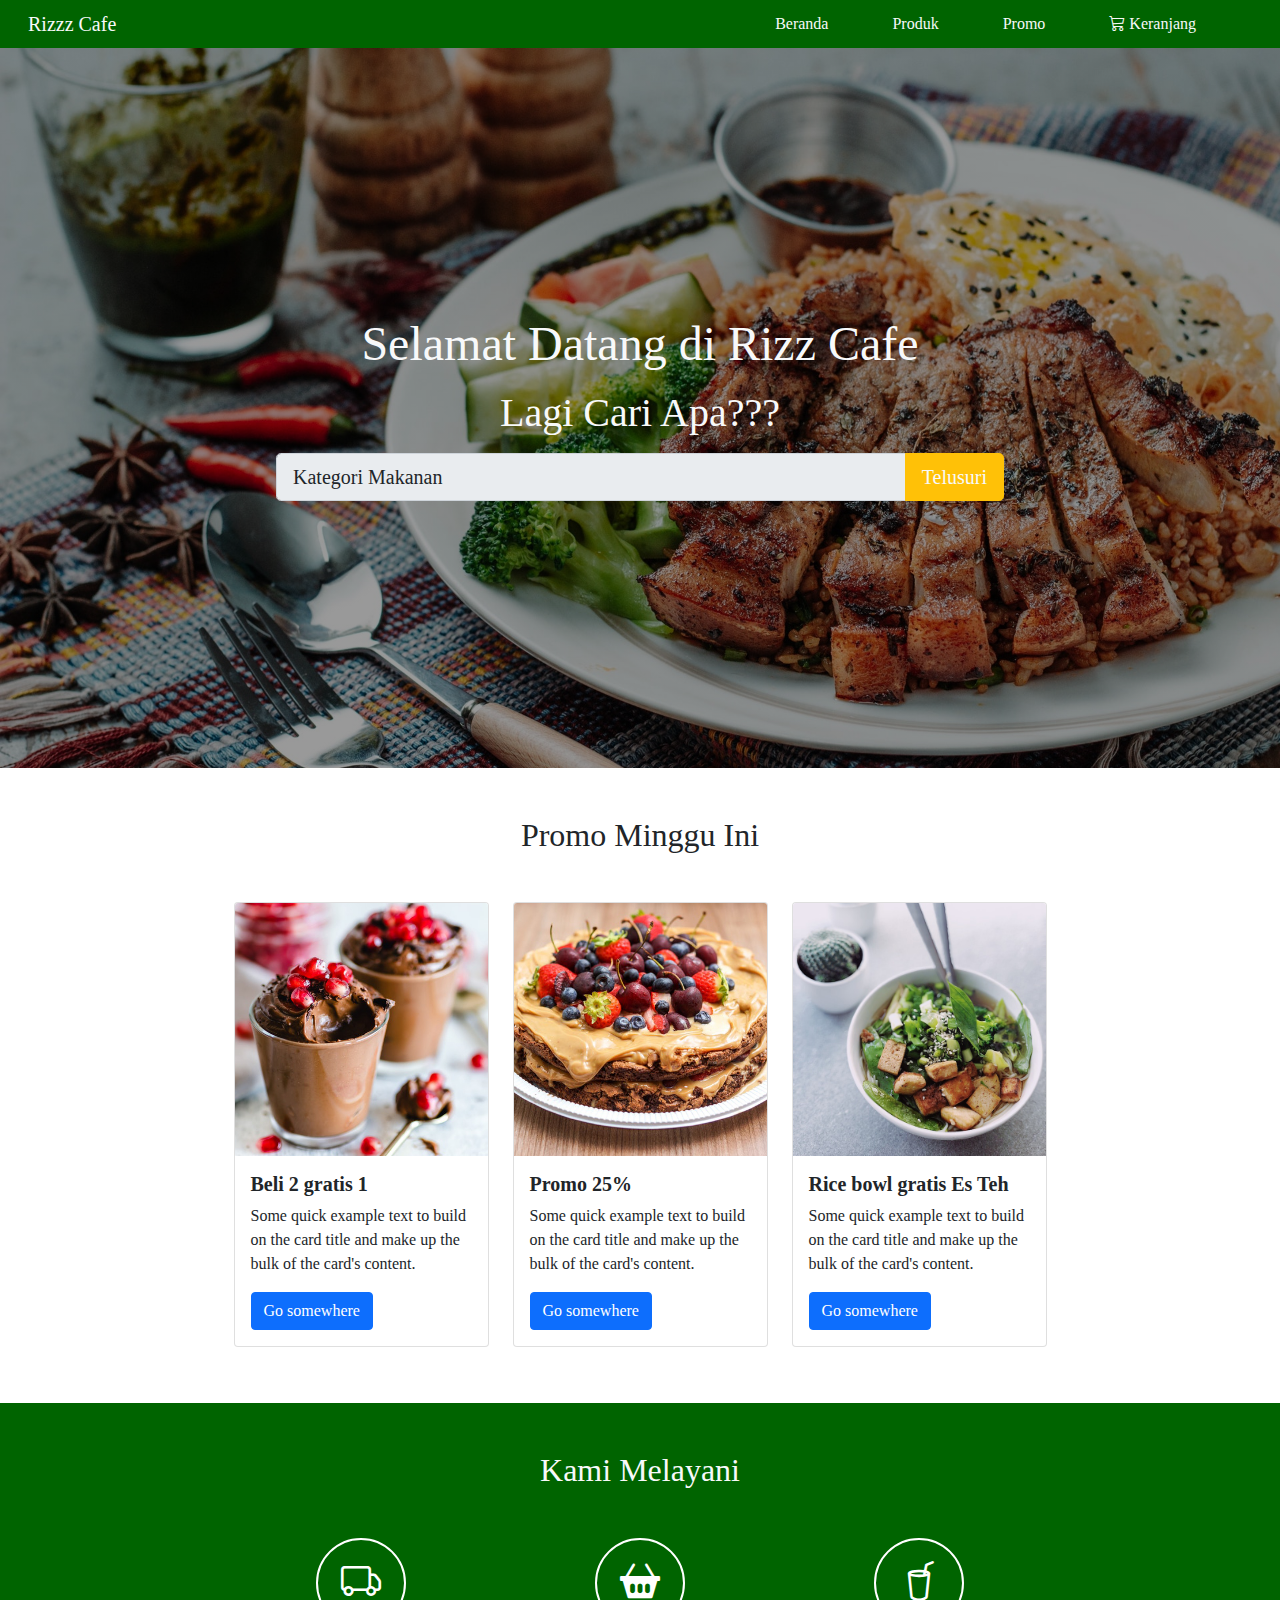
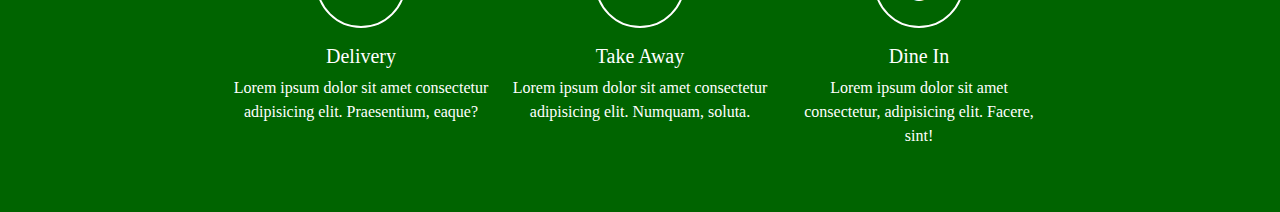
<file: index.html>
<!DOCTYPE html>
<html lang="en">
  <head>
    <meta charset="UTF-8" />
    <meta name="viewport" content="width=device-width, initial-scale=1.0" />
    <title>Rizz Toko</title>
    <link
      href="https://cdn.jsdelivr.net/npm/bootstrap@5.3.3/dist/css/bootstrap.min.css"
      rel="stylesheet"
      integrity="sha384-QWTKZyjpPEjISv5WaRU9OFeRpok6YctnYmDr5pNlyT2bRjXh0JMhjY6hW+ALEwIH"
      crossorigin="anonymous"
    />
    <link rel="stylesheet" href="bootstrap-5.0.0-dist/css/bootstrap.min.css" />
    <link
      rel="stylesheet"
      href="https://cdn.jsdelivr.net/npm/bootstrap-icons@1.11.3/font/bootstrap-icons.min.css"
    />
    <link rel="stylesheet" href="css/style.css" />
  </head>
  <body>
    <nav class="navbar navbar-expand-lg p-1 main-color">
      <div class="container-fluid">
        <button
          class="navbar-toggler"
          type="button"
          data-bs-toggle="collapse"
          data-bs-target="#navbarNav"
          aria-controls="navbarNav"
          aria-expanded="false"
          aria-label="Toggle navigation"
        >
          <span class="navbar-toggler-icon"></span>
        </button>
        <div class="collapse navbar-collapse" id="navbarNav">
          <a class="navbar-brand me-auto text-light" href="#">Rizzz Cafe</a>
          <ul class="navbar-nav">
            <li class="nav-item">
              <a
                class="nav-link active me-5 text-light"
                aria-current="page"
                href="#"
                >Beranda</a
              >
            </li>
            <li class="nav-item me-5">
              <a class="nav-link text-light" href="#">Produk</a>
            </li>
            <li class="nav-item me-5">
              <a class="nav-link text-light" href="#">Promo</a>
            </li>
            <li class="nav-item me-5">
              <a class="nav-link text-light" href="#"
                ><i class="bi bi-cart3"></i> Keranjang</a
              >
            </li>
          </ul>
        </div>
      </div>
    </nav>

    <div class="container-fluid banner d-flex align-items-center">
      <div class="container">
        <h1 class="text-center text-light display-5 mb-3">
          Selamat Datang di Rizz Cafe
        </h1>
        <h2 class="text-center text-light display-6 mb-3">Lagi Cari Apa???</h2>
        <div class="col-md-8 offset-md-2">
          <div class="input-group input-group-lg">
            <select
              class="form-control"
              id="inputGroupSelect04"
              aria-label="Example select with button addon"
            >
              <option selected>Kategori Makanan</option>
              <option value="1">Western Food</option>
              <option value="2">Eastern Food</option>
              <option value="3">Local Food</option>
            </select>
            <button class="btn btn-warning text-light" type="button">
              Telusuri
            </button>
          </div>
        </div>
      </div>
    </div>

    <div class="container-fluid py-5">
      <div class="container">
        <h2 class="text-center">Promo Minggu Ini</h2>
        <div class="row mt-5 justify-content-center">
          <div class="col-sm-6 col-md-3 hovered-card mb-2">
            <div class="card">
              <img src="image/product/thumb/chocolate-mousse.jpg" class="card-img-top" alt="..." />
              <div class="card-body">
                <h5 class="card-title fw-bold">Beli 2 gratis 1</h5>
                <p class="card-text">
                  Some quick example text to build on the card title and make up
                  the bulk of the card's content.
                </p>
                <a href="#" class="btn btn-primary">Go somewhere</a>
              </div>
            </div>
          </div>
          <div class="col-sm-6 col-md-3 hovered-card mb-2">
            <div class="card">
              <img src="image/product/thumb/butter-cookie.jpg" class="card-img-top" alt="..." />
              <div class="card-body">
                <h5 class="card-title fw-bold">Promo 25%</h5>
                <p class="card-text">
                  Some quick example text to build on the card title and make up
                  the bulk of the card's content.
                </p>
                <a href="#" class="btn btn-primary">Go somewhere</a>
              </div>
            </div>
          </div>
          <div class="col-sm-6 col-md-3 hovered-card mb-2">
            <div class="card">
              <img src="image/product/thumb/tofu-rice.jpg" class="card-img-top" alt="..." />
              <div class="card-body">
                <h5 class="card-title fw-bold">Rice bowl gratis Es Teh</h5>
                <p class="card-text">
                  Some quick example text to build on the card title and make up
                  the bulk of the card's content.
                </p>
                <a href="#" class="btn btn-primary">Go somewhere</a>
              </div>
            </div>
          </div>
        </div>
      </div>
    </div>

    <div class="container-fluid py-5 main-color">
      <div class="container">
        <h2 class="text-center text-light">Kami Melayani</h2>
        <div class="row mt-5 justify-content-center">
          <div class="col-sm-6 col-md-3 hovered-card">
            <div class="d-flex justify-content-center">
              <div class="icon-service d-flex align-items-center justify-content-center">
                <i class="bi bi-truck display-6"></i>
              </div>
            </div>
            <div class="mt-3 text-white text-center">
              <h5>Delivery</h5>
              <p>Lorem ipsum dolor sit amet consectetur adipisicing elit. Praesentium, eaque?</p>
            </div>
          </div>
          <div class="col-sm-6 col-md-3 hovered-card">
            <div class="d-flex justify-content-center">
              <div class="icon-service d-flex justify-content-center align-items-center">
                <i class="bi bi-basket2-fill display-6"></i>
              </div>
            </div>
            <div class="text-white mt-3 text-center">
              <h5>Take Away</h5>
              <p>Lorem ipsum dolor sit amet consectetur adipisicing elit. Numquam, soluta.</p>
            </div>
          </div>
          <div class="col-sm-6 col-md-3 hovered-card">
            <div class="d-flex justify-content-center">
              <div class="icon-service d-flex justify-content-center align-items-center">
                <i class="bi bi-cup-straw display-6"></i>
              </div>
            </div>
            <div class="text-white mt-3 text-center">
              <h5>Dine In</h5>
              <p>Lorem ipsum dolor sit amet consectetur, adipisicing elit. Facere, sint!</p>
            </div>
          </div>
        </div>
      </div>
    </div>

    <script src="bootstrap-5.0.0-dist/js/bootstrap.bundle.min.js"></script>
    <script
      src="https://cdn.jsdelivr.net/npm/bootstrap@5.3.3/dist/js/bootstrap.bundle.min.js"
      integrity="sha384-YvpcrYf0tY3lHB60NNkmXc5s9fDVZLESaAA55NDzOxhy9GkcIdslK1eN7N6jIeHz"
      crossorigin="anonymous"
    ></script>
  </body>
</html>
</file>
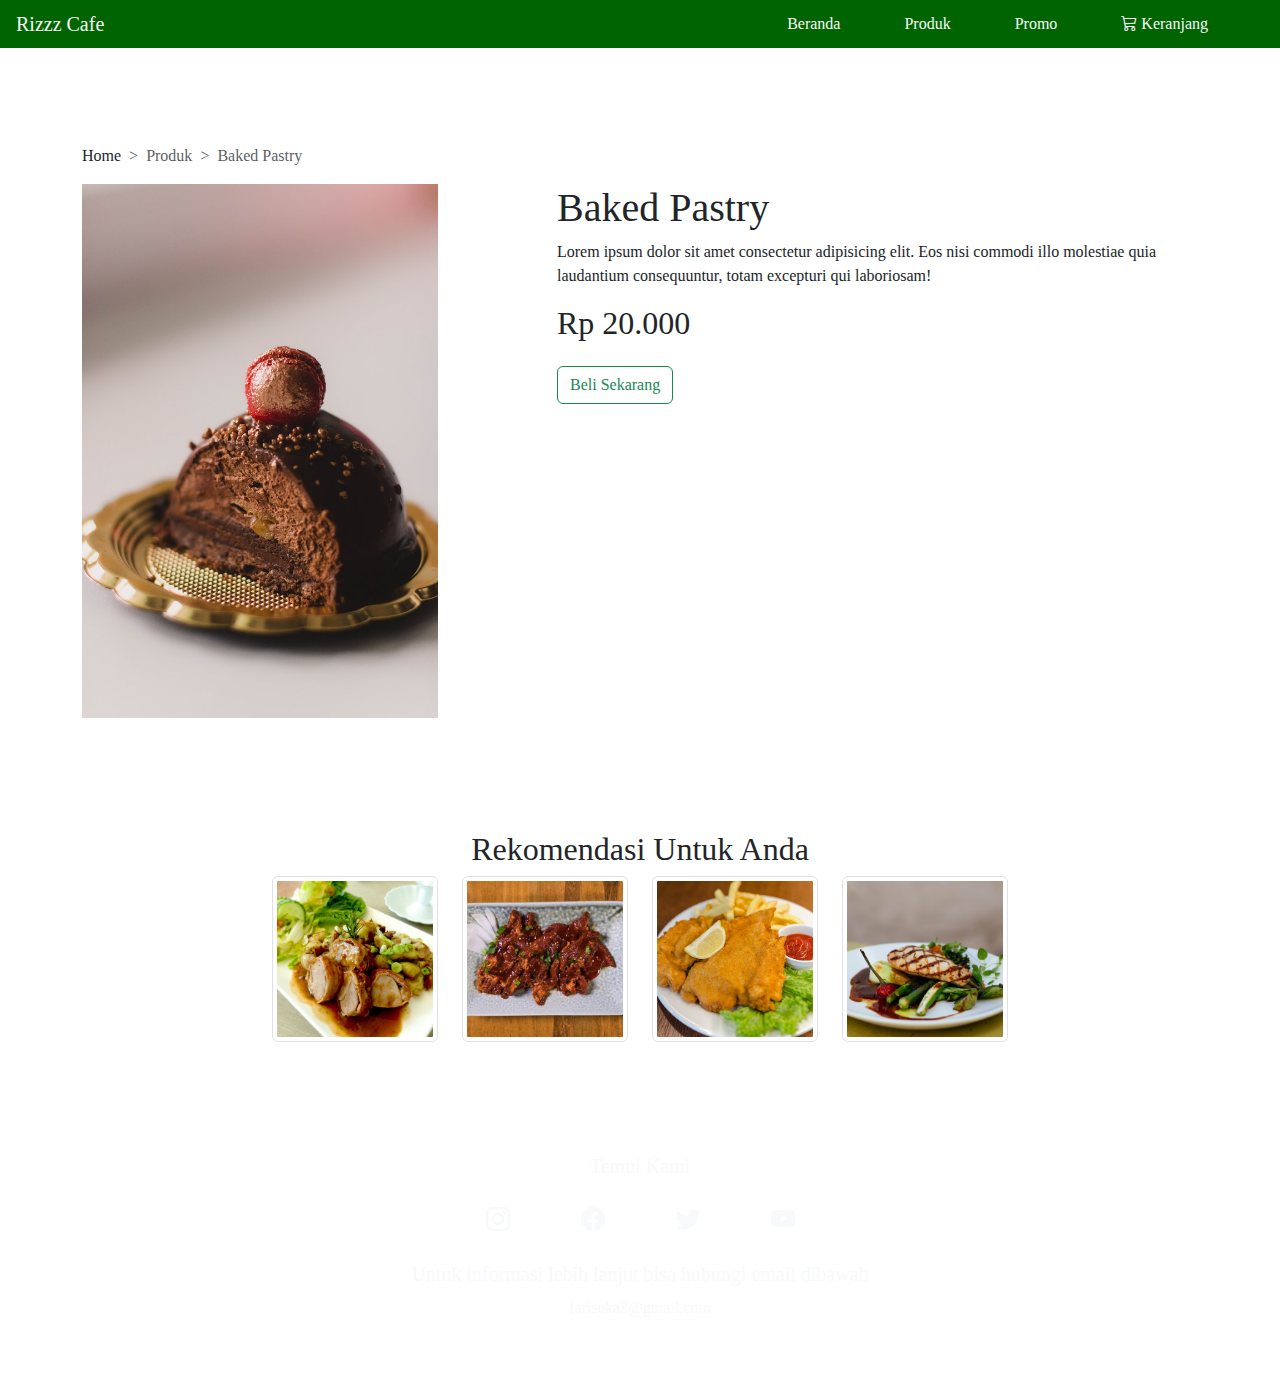
<file: detail.html>
<!DOCTYPE html>
<html lang="en">
  <head>
    <meta charset="UTF-8" />
    <meta name="viewport" content="width=device-width, initial-scale=1.0" />
    <title>Rizzz Cafe | Detail</title>
    <link rel="stylesheet" href="bootstrap-5.0.0-dist/css/bootstrap.min.css" />
    <link
      href="https://cdn.jsdelivr.net/npm/bootstrap@5.3.3/dist/css/bootstrap.min.css"
      rel="stylesheet"
      integrity="sha384-QWTKZyjpPEjISv5WaRU9OFeRpok6YctnYmDr5pNlyT2bRjXh0JMhjY6hW+ALEwIH"
      crossorigin="anonymous"
    />
    <link
      rel="stylesheet"
      href="https://cdn.jsdelivr.net/npm/bootstrap-icons@1.11.3/font/bootstrap-icons.min.css"
    />
    <link rel="stylesheet" href="css/style.css" />
  </head>
  <body>
    <nav class="navbar navbar-expand-lg p-1 main-color sticky-top">
      <div class="container-fluid">
        <button
          class="navbar-toggler"
          type="button"
          data-bs-toggle="collapse"
          data-bs-target="#navbarNav"
          aria-controls="navbarNav"
          aria-expanded="false"
          aria-label="Toggle navigation"
        >
          <span class="navbar-toggler-icon"></span>
        </button>
        <div class="collapse navbar-collapse" id="navbarNav">
          <a class="navbar-brand me-auto text-light" href="index.html"
            >Rizzz Cafe</a
          >
          <ul class="navbar-nav">
            <li class="nav-item">
              <a class="nav-link me-5 text-light" href="index.html">Beranda</a>
            </li>
            <li class="nav-item me-5">
              <a class="nav-link text-light active" href="produk.html"
                >Produk</a
              >
            </li>
            <li class="nav-item me-5">
              <a class="nav-link text-light" href="promo.html">Promo</a>
            </li>
            <li class="nav-item me-5">
              <a class="nav-link text-light" href="keranjang.html"
                ><i class="bi bi-cart3"></i> Keranjang</a
              >
            </li>
          </ul>
        </div>
      </div>
    </nav>

    <div class="container-fluid pt-5">
      <div class="container pt-5">
        <nav style="--bs-breadcrumb-divider: '>'" aria-label="breadcrumb">
          <ol class="breadcrumb">
            <li class="breadcrumb-item">
              <a href="produk.html" class="text-decoration-none text-reset"
                >Home</a
              >
            </li>
            <li class="breadcrumb-item active" aria-current="page">Produk</li>
            <li class="breadcrumb-item active" aria-current="page">
              Baked Pastry
            </li>
          </ol>
        </nav>
      </div>
    </div>

    <div class="container-fluid mb-5">
      <div class="container">
        <div class="row">
          <div class="col-md-4 mb-3">
            <img
              src="image/product/baked-pastry.jpg"
              class="img-fluid"
              alt=""
            />
          </div>
          <div class="col-md-7 offset-lg-1">
            <h1 class="">Baked Pastry</h1>
            <p>
              Lorem ipsum dolor sit amet consectetur adipisicing elit. Eos nisi
              commodi illo molestiae quia laudantium consequuntur, totam
              excepturi qui laboriosam!
            </p>
            <h2 class="main-title">Rp 20.000</h2>
            <button class="btn btn-outline-success mt-3">Beli Sekarang</button>
          </div>
        </div>
      </div>
    </div>

    <div class="container-fluid py-5 second-color">
      <div class="container">
        <h2 class="text-center">Rekomendasi Untuk Anda</h2>
        <div class="row d-flex justify-content-center">
          <div class="col-sm-6 col-md-3 col-lg-2 mb-3">
            <a href="detail.html">
            <img
              src="image/product/thumb/chicken-dish.jpg"
              class="img-fluid img-thumbnail"
              alt=""
            />
          </a>
          </div>
          <div class="col-sm-6 col-md-3 col-lg-2 mb-3">
            <a href="detail.html">
            <img
              src="image/product/thumb/chilled-meat.jpg"
              class="img-fluid img-thumbnail"
              alt=""
            />
          </a>
          </div>
          <div class="col-sm-6 col-md-3 col-lg-2 mb-3">
            <a href="detail.html">
            <img
              src="image/product/thumb/deep-fried-meat.jpg"
              class="img-fluid img-thumbnail"
              alt=""
            />
            </a>
          </div>
          <div class="col-sm-6 col-md-3 col-lg-2 mb-3">
            <a href="detail.html">
            <img
              src="image/product/thumb/grilled-meat.jpg"
              class="img-fluid img-thumbnail"
              alt=""
            />
          </a>
          </div>
        </div>
      </div>
    </div>

    <div class="container-fluid py-5 container-subs text-light">
      <div class="container">
        <h5 class="text-center mb-4">Temui Kami</h5>
        <div class="row justify-content-center">
          <div class="col-sm-1 d-flex justify-content-center hovered-card">
            <i class="bi bi-instagram fs-4"></i>
          </div>
          <div class="col-sm-1 d-flex justify-content-center hovered-card">
            <i class="bi bi-facebook fs-4"></i>
          </div>
          <div class="col-sm-1 d-flex justify-content-center hovered-card">
            <i class="bi bi-twitter fs-4"></i>
          </div>
          <div class="col-sm-1 d-flex justify-content-center hovered-card">
            <i class="bi bi-youtube fs-4"></i>
          </div>
          <h5 class="mt-4 text-center">
            Untuk informasi lebih lanjut bisa hubungi email dibawah
          </h5>
          <h6 class="mt-1 text-center">
            <a
              class="text-decoration-none text-reset"
              href="mailto:fariseka3@gmail.com"
              target="_blank"
              >fariseka3@gmail.com</a
            >
          </h6>
        </div>
      </div>
    </div>

    <script src="bootstrap-5.0.0-dist/js/bootstrap.bundle.min.js"></script>
  </body>
</html>
</file>
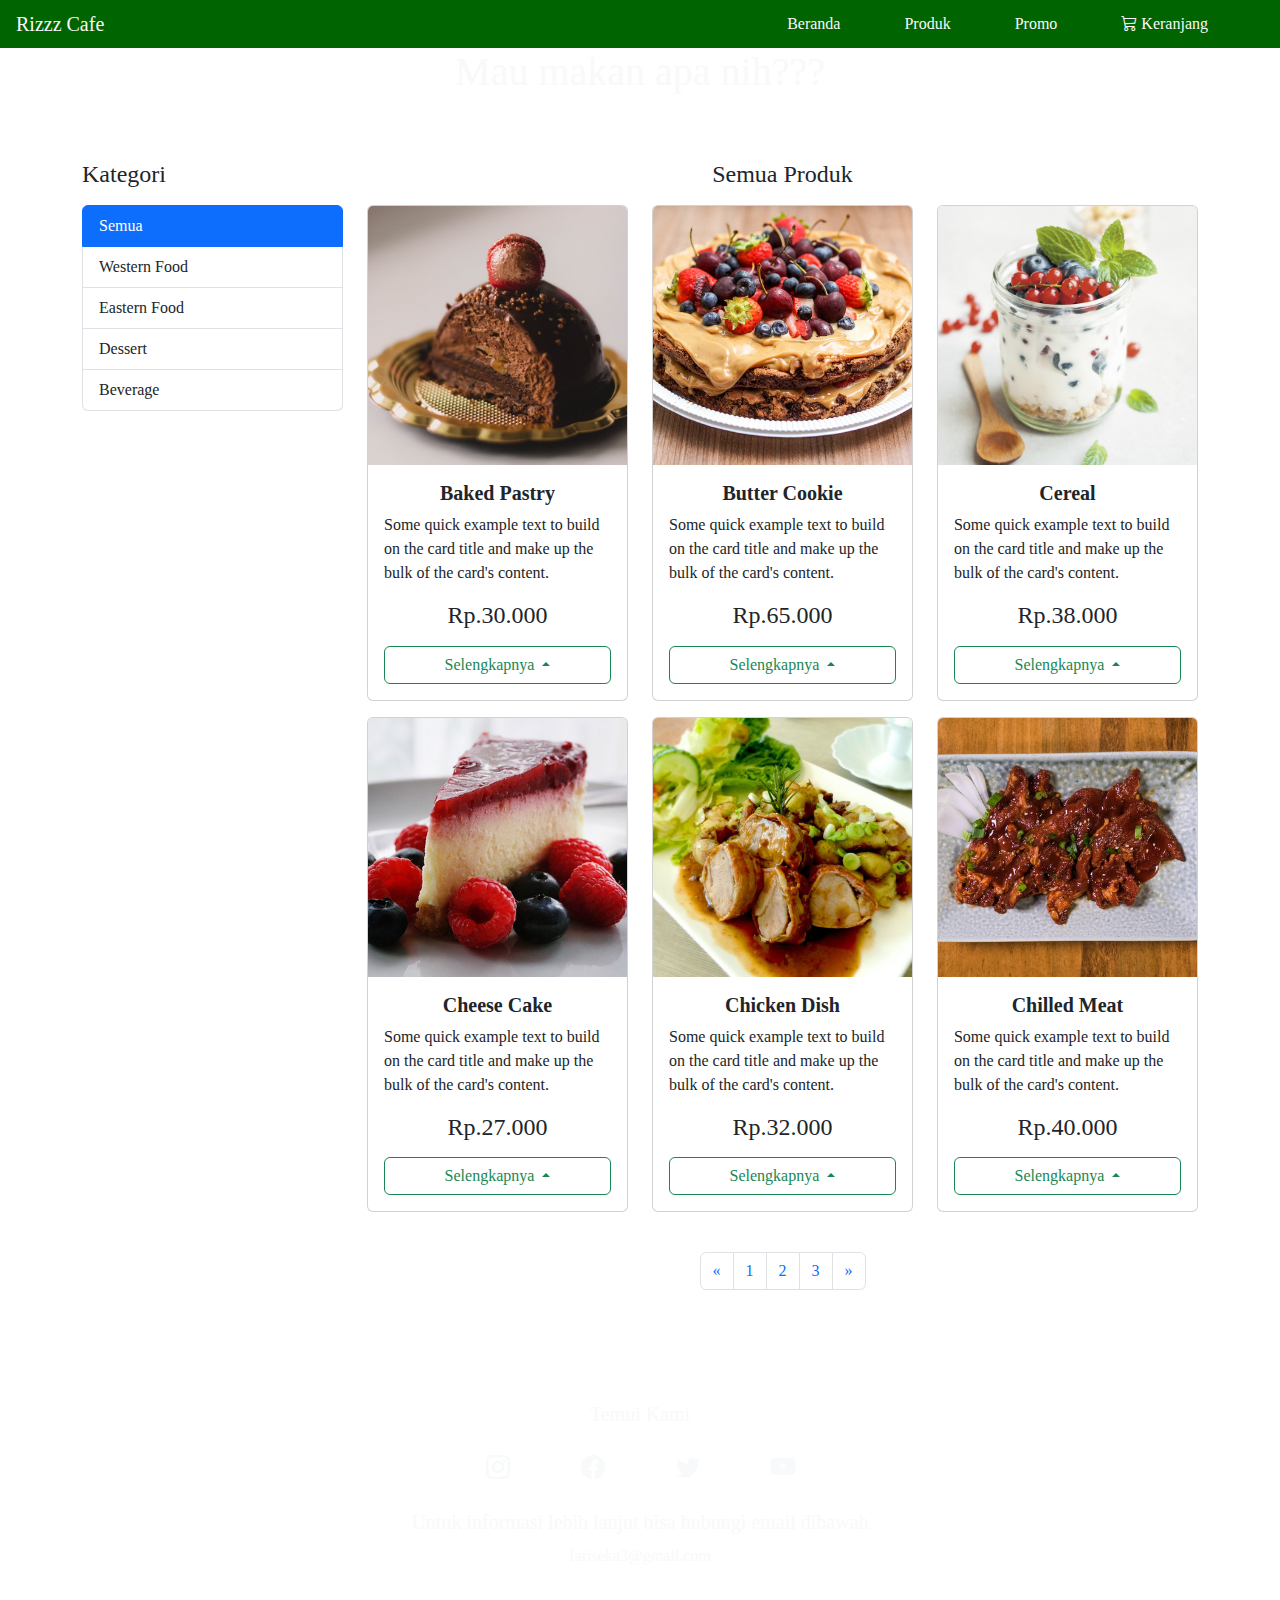
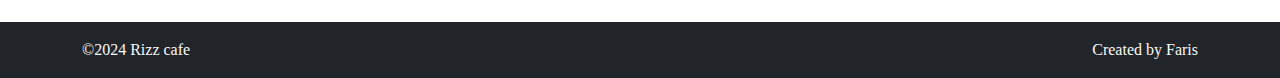
<file: produk.html>
<!DOCTYPE html>
<html lang="en">
  <head>
    <meta charset="UTF-8" />
    <meta name="viewport" content="width=device-width, initial-scale=1.0" />
    <title>Rizzz Cafe | Produk</title>
    <link rel="stylesheet" href="bootstrap-5.0.0-dist/css/bootstrap.min.css" />
    <link
      href="https://cdn.jsdelivr.net/npm/bootstrap@5.3.3/dist/css/bootstrap.min.css"
      rel="stylesheet"
      integrity="sha384-QWTKZyjpPEjISv5WaRU9OFeRpok6YctnYmDr5pNlyT2bRjXh0JMhjY6hW+ALEwIH"
      crossorigin="anonymous"
    />
    <link
      rel="stylesheet"
      href="https://cdn.jsdelivr.net/npm/bootstrap-icons@1.11.3/font/bootstrap-icons.min.css"
    />
    <link rel="stylesheet" href="css/style.css" />
    <link rel="stylesheet" href="dist/css/lightbox.min.css" />
  </head>
  <body>
    <nav class="navbar navbar-expand-lg p-1 main-color sticky-top">
      <div class="container-fluid">
        <button
          class="navbar-toggler"
          type="button"
          data-bs-toggle="collapse"
          data-bs-target="#navbarNav"
          aria-controls="navbarNav"
          aria-expanded="false"
          aria-label="Toggle navigation"
        >
          <span class="navbar-toggler-icon"></span>
        </button>
        <div class="collapse navbar-collapse" id="navbarNav">
          <a class="navbar-brand me-auto text-light" href="index.html"
            >Rizzz Cafe</a
          >
          <ul class="navbar-nav">
            <li class="nav-item">
              <a class="nav-link me-5 text-light" href="index.html">Beranda</a>
            </li>
            <li class="nav-item me-5">
              <a class="nav-link text-light active" href="#">Produk</a>
            </li>
            <li class="nav-item me-5">
              <a class="nav-link text-light" href="promo.html">Promo</a>
            </li>
            <li class="nav-item me-5">
              <a class="nav-link text-light" href="keranjang.html"
                ><i class="bi bi-cart3"></i> Keranjang</a
              >
            </li>
          </ul>
        </div>
      </div>
    </nav>

    <div
      class="container-fluid banner-produk d-flex align-items-center"
      id="beranda"
    >
      <div class="container">
        <h1 class="text-center text-light mb-3">Mau makan apa nih???</h1>
      </div>
    </div>

    <div class="container-fluid py-5" id="produk">
      <div class="container">
        <div class="row">
          <div class="col-md-4 col-lg-3">
            <h4 class="mb-3">Kategori</h4>
            <ul class="list-group">
              <li class="list-group-item active" aria-current="true">Semua</li>
              <li class="list-group-item">Western Food</li>
              <li class="list-group-item">Eastern Food</li>
              <li class="list-group-item">Dessert</li>
              <li class="list-group-item">Beverage</li>
            </ul>
          </div>
          <div class="col-md-8 col-lg-9">
            <h4 class="text-center mb-3">Semua Produk</h4>
            <div class="row">
              <div class="col-sm-6 col-lg-4 hovered-card mb-3">
                <div class="card">
                  <a
                    href="image/product/baked-pastry.jpg"
                    data-lightbox="image-Baked Pastry"
                    data-title="Baked Pastry"
                  >
                    <img
                      src="image/product/thumb/baked-pastry.jpg"
                      class="card-img-top"
                      alt="..."
                    />
                  </a>
                  <div class="card-body">
                    <h5 class="card-title text-center main-title fw-bold">
                      Baked Pastry
                    </h5>
                    <p class="card-text">
                      Some quick example text to build on the card title and
                      make up the bulk of the card's content.
                    </p>
                    <h4 class="text-center main-title mb-3">Rp.30.000</h4>
                    <div class="dropup">
                      <button
                        class="btn btn-outline-success dropdown-toggle w-100"
                        type="button"
                        data-bs-toggle="dropdown"
                        aria-expanded="false"
                      >
                        Selengkapnya
                      </button>
                      <ul class="dropdown-menu">
                        <li>
                          <a class="dropdown-item" href="detail.html">Lihat</a>
                        </li>
                        <li><a class="dropdown-item" href="#">Beli</a></li>
                      </ul>
                    </div>
                  </div>
                </div>
              </div>
              <div class="col-sm-6 col-lg-4 hovered-card mb-3">
                <div class="card">
                  <a
                    href="image/product/butter-cookie.jpg"
                    data-lightbox="image-Butter Cookie"
                    data-title="Butter Cookie"
                  >
                    <img
                      src="image/product/thumb/butter-cookie.jpg"
                      class="card-img-top"
                      alt="..."
                    />
                  </a>
                  <div class="card-body">
                    <h5 class="card-title text-center main-title fw-bold">
                      Butter Cookie
                    </h5>
                    <p class="card-text">
                      Some quick example text to build on the card title and
                      make up the bulk of the card's content.
                    </p>
                    <h4 class="text-center main-title mb-3">Rp.65.000</h4>
                    <div class="dropup">
                      <button
                        class="btn btn-outline-success dropdown-toggle w-100"
                        type="button"
                        data-bs-toggle="dropdown"
                        aria-expanded="false"
                      >
                        Selengkapnya
                      </button>
                      <ul class="dropdown-menu">
                        <li>
                          <a class="dropdown-item" href="detail.html">Lihat</a>
                        </li>
                        <li><a class="dropdown-item" href="#">Beli</a></li>
                      </ul>
                    </div>
                  </div>
                </div>
              </div>
              <div class="col-sm-6 col-lg-4 hovered-card mb-3">
                <div class="card">
                  <a
                    href="image/product/cereal.jpg"
                    data-lightbox="image-Cereal"
                    data-title="Cereal"
                  >
                    <img
                      src="image/product/thumb/cereal.jpg"
                      class="card-img-top"
                      alt="..."
                    />
                  </a>
                  <div class="card-body">
                    <h5 class="card-title text-center main-title fw-bold">
                      Cereal
                    </h5>
                    <p class="card-text">
                      Some quick example text to build on the card title and
                      make up the bulk of the card's content.
                    </p>
                    <h4 class="text-center main-title mb-3">Rp.38.000</h4>
                    <div class="dropup">
                      <button
                        class="btn btn-outline-success dropdown-toggle w-100"
                        type="button"
                        data-bs-toggle="dropdown"
                        aria-expanded="false"
                      >
                        Selengkapnya
                      </button>
                      <ul class="dropdown-menu">
                        <li>
                          <a class="dropdown-item" href="detail.html">Lihat</a>
                        </li>
                        <li><a class="dropdown-item" href="#">Beli</a></li>
                      </ul>
                    </div>
                  </div>
                </div>
              </div>
              <div class="col-sm-6 col-lg-4 hovered-card mb-3">
                <div class="card">
                  <a
                    href="image/product/cheese-cake.jpg"
                    data-lightbox="image-Cheese Cake"
                    data-title="Cheese Cake"
                  >
                    <img
                      src="image/product/thumb/cheese-cake.jpg"
                      class="card-img-top"
                      alt="..."
                    />
                  </a>
                  <div class="card-body">
                    <h5 class="card-title text-center main-title fw-bold">
                      Cheese Cake
                    </h5>
                    <p class="card-text">
                      Some quick example text to build on the card title and
                      make up the bulk of the card's content.
                    </p>
                    <h4 class="text-center main-title mb-3">Rp.27.000</h4>
                    <div class="dropup">
                      <button
                        class="btn btn-outline-success dropdown-toggle w-100"
                        type="button"
                        data-bs-toggle="dropdown"
                        aria-expanded="false"
                      >
                        Selengkapnya
                      </button>
                      <ul class="dropdown-menu">
                        <li>
                          <a class="dropdown-item" href="detail.html">Lihat</a>
                        </li>
                        <li><a class="dropdown-item" href="#">Beli</a></li>
                      </ul>
                    </div>
                  </div>
                </div>
              </div>
              <div class="col-sm-6 col-lg-4 hovered-card mb-3">
                <div class="card">
                  <a
                    href="image/product/chicken-dish.jpg"
                    data-lightbox="image-Chicken Dish"
                    data-title="Chicken Dish"
                  >
                    <img
                      src="image/product/thumb/chicken-dish.jpg"
                      class="card-img-top"
                      alt="..."
                    />
                  </a>
                  <div class="card-body">
                    <h5 class="card-title text-center main-title fw-bold">
                      Chicken Dish
                    </h5>
                    <p class="card-text">
                      Some quick example text to build on the card title and
                      make up the bulk of the card's content.
                    </p>
                    <h4 class="text-center main-title mb-3">Rp.32.000</h4>
                    <div class="dropup">
                      <button
                        class="btn btn-outline-success dropdown-toggle w-100"
                        type="button"
                        data-bs-toggle="dropdown"
                        aria-expanded="false"
                      >
                        Selengkapnya
                      </button>
                      <ul class="dropdown-menu">
                        <li>
                          <a class="dropdown-item" href="detail.html">Lihat</a>
                        </li>
                        <li><a class="dropdown-item" href="#">Beli</a></li>
                      </ul>
                    </div>
                  </div>
                </div>
              </div>
              <div class="col-sm-6 col-lg-4 hovered-card mb-3">
                <div class="card">
                  <a
                    href="image/product/chilled-meat.jpg"
                    data-lightbox="image-Chilled Meat"
                    data-title="Chilled Meat"
                  >
                    <img
                      src="image/product/thumb/chilled-meat.jpg"
                      class="card-img-top"
                      alt="..."
                    />
                  </a>
                  <div class="card-body">
                    <h5 class="card-title text-center main-title fw-bold">
                      Chilled Meat
                    </h5>
                    <p class="card-text">
                      Some quick example text to build on the card title and
                      make up the bulk of the card's content.
                    </p>
                    <h4 class="text-center main-title mb-3">Rp.40.000</h4>
                    <div class="dropup">
                      <button
                        class="btn btn-outline-success dropdown-toggle w-100"
                        type="button"
                        data-bs-toggle="dropdown"
                        aria-expanded="false"
                      >
                        Selengkapnya
                      </button>
                      <ul class="dropdown-menu">
                        <li>
                          <a class="dropdown-item" href="detail.html">Lihat</a>
                        </li>
                        <li><a class="dropdown-item" href="#">Beli</a></li>
                      </ul>
                    </div>
                  </div>
                </div>
              </div>
            </div>
            <nav
              class="mt-4 d-flex justify-content-center"
              aria-label="Page navigation example"
            >
              <ul class="pagination">
                <li class="page-item">
                  <a class="page-link" href="#" aria-label="Previous">
                    <span aria-hidden="true">&laquo;</span>
                  </a>
                </li>
                <li class="page-item"><a class="page-link" href="#">1</a></li>
                <li class="page-item"><a class="page-link" href="#">2</a></li>
                <li class="page-item"><a class="page-link" href="#">3</a></li>
                <li class="page-item">
                  <a class="page-link" href="#" aria-label="Next">
                    <span aria-hidden="true">&raquo;</span>
                  </a>
                </li>
              </ul>
            </nav>
          </div>
        </div>
      </div>
    </div>

    <div class="container-fluid py-5 container-subs text-light">
      <div class="container">
        <h5 class="text-center mb-4">Temui Kami</h5>
        <div class="row justify-content-center">
          <div class="col-sm-1 d-flex justify-content-center hovered-card">
            <i class="bi bi-instagram fs-4"></i>
          </div>
          <div class="col-sm-1 d-flex justify-content-center hovered-card">
            <i class="bi bi-facebook fs-4"></i>
          </div>
          <div class="col-sm-1 d-flex justify-content-center hovered-card">
            <i class="bi bi-twitter fs-4"></i>
          </div>
          <div class="col-sm-1 d-flex justify-content-center hovered-card">
            <i class="bi bi-youtube fs-4"></i>
          </div>
          <h5 class="mt-4 text-center">
            Untuk informasi lebih lanjut bisa hubungi email dibawah
          </h5>
          <h6 class="mt-1 text-center">
            <a
              class="text-decoration-none text-reset"
              href="mailto:fariseka3@gmail.com"
              target="_blank"
              >fariseka3@gmail.com</a
            >
          </h6>
        </div>
      </div>
    </div>

    <div class="container-fluid py-3 bg-dark text-light">
      <div class="container d-flex justify-content-between">
        <label for="">&copy;2024 Rizz cafe</label>
        <label for="">Created by Faris</label>
      </div>
    </div>

    <script src="bootstrap-5.0.0-dist/js/bootstrap.bundle.min.js"></script>
    <script src="dist/js/lightbox-plus-jquery.min.js"></script>
  </body>
</html>
</file>
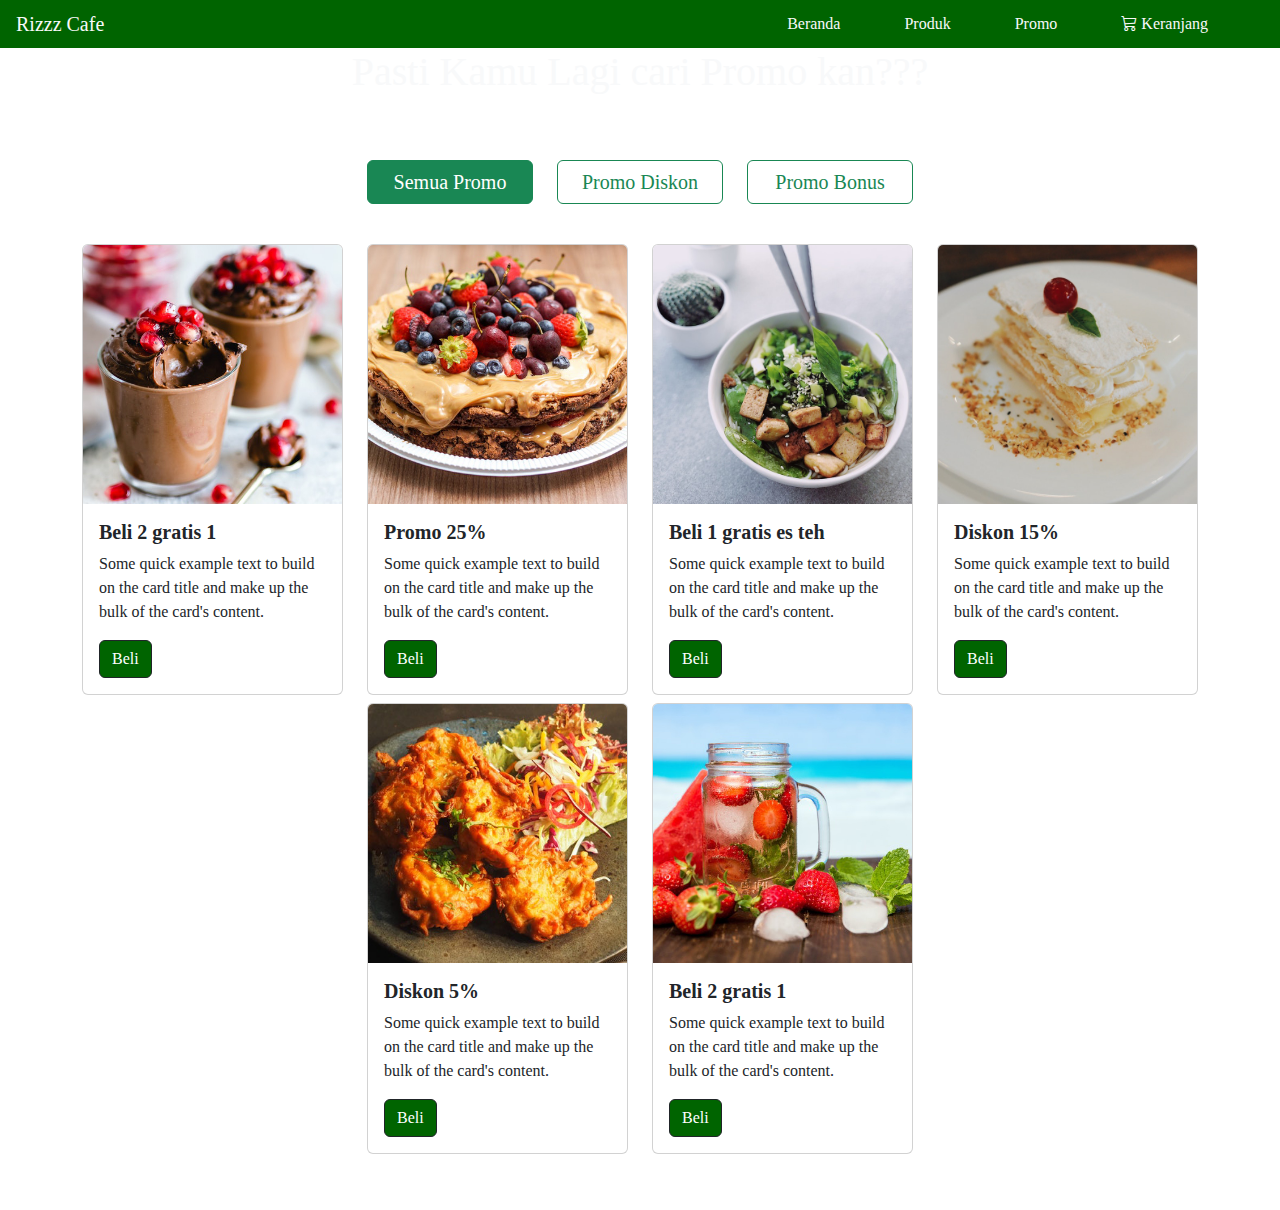
<file: promo.html>
<!DOCTYPE html>
<html lang="en">
<head>
    <meta charset="UTF-8">
    <meta name="viewport" content="width=device-width, initial-scale=1.0">
    <title>Rizzz Cafe | Promo</title>
    <link rel="stylesheet" href="bootstrap-5.0.0-dist/css/bootstrap.min.css" />
    <link
      href="https://cdn.jsdelivr.net/npm/bootstrap@5.3.3/dist/css/bootstrap.min.css"
      rel="stylesheet"
      integrity="sha384-QWTKZyjpPEjISv5WaRU9OFeRpok6YctnYmDr5pNlyT2bRjXh0JMhjY6hW+ALEwIH"
      crossorigin="anonymous"
    />
    <link
      rel="stylesheet"
      href="https://cdn.jsdelivr.net/npm/bootstrap-icons@1.11.3/font/bootstrap-icons.min.css"
    />
    <link rel="stylesheet" href="css/style.css" />
    <link rel="stylesheet" href="dist/css/lightbox.min.css">
</head>
<body>
    <nav class="navbar navbar-expand-lg p-1 main-color sticky-top">
        <div class="container-fluid">
          <button
            class="navbar-toggler"
            type="button"
            data-bs-toggle="collapse"
            data-bs-target="#navbarNav"
            aria-controls="navbarNav"
            aria-expanded="false"
            aria-label="Toggle navigation"
          >
            <span class="navbar-toggler-icon"></span>
          </button>
          <div class="collapse navbar-collapse" id="navbarNav">
            <a class="navbar-brand me-auto text-light" href="#">Rizzz Cafe</a>
            <ul class="navbar-nav">
              <li class="nav-item">
                <a
                  class="nav-link active me-5 text-light"
                  href="index.html"
                  >Beranda</a
                >
              </li>
              <li class="nav-item me-5">
                <a class="nav-link text-light" href="produk.html">Produk</a>
              </li>
              <li class="nav-item me-5">
                <a class="nav-link text-light" href="#promo">Promo</a>
              </li>
              <li class="nav-item me-5">
                <a class="nav-link text-light" href="keranjang.html"
                  ><i class="bi bi-cart3"></i> Keranjang</a
                >
              </li>
            </ul>
          </div>
        </div>
    </nav>

    <div
      class="container-fluid banner-produk d-flex align-items-center"
      id="beranda"
    >
      <div class="container">
        <h1 class="text-center text-light mb-3">Pasti Kamu Lagi cari Promo kan???</h1>
      </div>
    </div>

    <div class="container-fluid py-5">
      <div class="container">
        <div class="row d-flex justify-content-center mb-4">
          <div class="col-sm-4 col-md-3 col-lg-2 mb-3 d-flex justify-content-center">
            <button id="semuapromoBtn" onclick="showAll()" class="btn btn-outline-success fs-5 w-100 active">Semua Promo</button>
          </div>
          <div class="col-sm-4 col-md-3 col-lg-2 mb-3 d-flex justify-content-center">
            <button id="diskonpromoBtn" onclick="showDiskon()" class="btn btn-outline-success fs-5 w-100">Promo Diskon</button>
          </div>
          <div class="col-sm-4 col-md-3 col-lg-2 mb-3 d-flex justify-content-center">
            <button id="bonuspromoBtn" onclick="showBonus()"  class="btn btn-outline-success fs-5 w-100">Promo Bonus</button>
          </div>
        </div>

        <div id="semuapromo">
          <div class="row justify-content-center">
            <div class="col-sm-6 col-lg-3 hovered-card mb-2">
              <div class="card">
                <a href="image/product/chocolate-mousse.jpg" data-lightbox="image-chocolate-mousse" data-title="Chocolate Mousse">
                <img src="image/product/thumb/chocolate-mousse.jpg" class="card-img-top" alt="..." />
                </a>
                <div class="card-body">
                  <h5 class="card-title fw-bold">Beli 2 gratis 1</h5>
                  <p class="card-text">
                    Some quick example text to build on the card title and make up
                    the bulk of the card's content.
                  </p>
                  <a href="#" class="btn btn-dark main-color">Beli</a>
                </div>
              </div>
            </div>

            <div class="col-sm-6 col-lg-3 hovered-card mb-2">
              <div class="card">
                <a href="image/product/butter-cookie.jpg" data-lightbox="image-butter-cookie" data-title="Butter Cookie">
                <img src="image/product/thumb/butter-cookie.jpg" class="card-img-top" alt="..." />
                </a>
                <div class="card-body">
                  <h5 class="card-title fw-bold">Promo 25%</h5>
                  <p class="card-text">
                    Some quick example text to build on the card title and make up
                    the bulk of the card's content.
                  </p>
                  <a href="#" class="btn btn-dark main-color">Beli</a>
                </div>
              </div>
            </div>

            <div class="col-sm-6 col-lg-3 hovered-card mb-2">
              <div class="card">
                <a href="image/product/tofu-rice.jpg" data-lightbox="image-tofu-rice" data-title="Tofu Rice">
                <img src="image/product/thumb/tofu-rice.jpg" class="card-img-top" alt="..." />
                </a>
                <div class="card-body">
                  <h5 class="card-title fw-bold">Beli 1 gratis es teh</h5>
                  <p class="card-text">
                    Some quick example text to build on the card title and make up
                    the bulk of the card's content.
                  </p>
                  <a href="#" class="btn btn-dark main-color">Beli</a>
                </div>
              </div>
            </div>

            <div class="col-sm-6 col-lg-3 hovered-card mb-2">
              <div class="card">
                <a href="image/product/snow-pastry.jpg" data-lightbox="image-snow-pastry" data-title="Snow Pastry">
                <img src="image/product/thumb/snow-pastry.jpg" class="card-img-top" alt="..." />
                </a>
                <div class="card-body">
                  <h5 class="card-title fw-bold">Diskon 15%</h5>
                  <p class="card-text">
                    Some quick example text to build on the card title and make up
                    the bulk of the card's content.
                  </p>
                  <a href="#" class="btn btn-dark main-color">Beli</a>
                </div>
              </div>
            </div>

            <div class="col-sm-6 col-lg-3 hovered-card mb-2">
              <div class="card">
                <a href="image/product/fries.jpg" data-lightbox="image-fries" data-title="Fries">
                <img src="image/product/thumb/fries.jpg" class="card-img-top" alt="..." />
                </a>
                <div class="card-body">
                  <h5 class="card-title fw-bold">Diskon 5%</h5>
                  <p class="card-text">
                    Some quick example text to build on the card title and make up
                    the bulk of the card's content.
                  </p>
                  <a href="#" class="btn btn-dark main-color">Beli</a>
                </div>
              </div>
            </div>

            <div class="col-sm-6 col-lg-3 hovered-card mb-2">
              <div class="card">
                <a href="image/product/strawberry-drink.jpg" data-lightbox="image-strawberry-drink" data-title="Strawberry Drink">
                <img src="image/product/thumb/strawberry-drink.jpg" class="card-img-top" alt="..." />
                </a>
                <div class="card-body">
                  <h5 class="card-title fw-bold">Beli 2 gratis 1</h5>
                  <p class="card-text">
                    Some quick example text to build on the card title and make up
                    the bulk of the card's content.
                  </p>
                  <a href="#" class="btn btn-dark main-color">Beli</a>
                </div>
              </div>
            </div>

          </div>
        </div>
        <div id="promodiskon">
          <div class="row justify-content-center">
            <div class="col-sm-6 col-lg-3 hovered-card mb-2">
              <div class="card">
                <a href="image/product/butter-cookie.jpg" data-lightbox="image-butter-cookie" data-title="Butter Cookie">
                <img src="image/product/thumb/butter-cookie.jpg" class="card-img-top" alt="..." />
                </a>
                <div class="card-body">
                  <h5 class="card-title fw-bold">Promo 25%</h5>
                  <p class="card-text">
                    Some quick example text to build on the card title and make up
                    the bulk of the card's content.
                  </p>
                  <a href="#" class="btn btn-dark main-color">Beli</a>
                </div>
              </div>
            </div>

            <div class="col-sm-6 col-lg-3 hovered-card mb-2">
              <div class="card">
                <a href="image/product/snow-pastry.jpg" data-lightbox="image-snow-pastry" data-title="Snow Pastry">
                <img src="image/product/thumb/snow-pastry.jpg" class="card-img-top" alt="..." />
                </a>
                <div class="card-body">
                  <h5 class="card-title fw-bold">Diskon 15%</h5>
                  <p class="card-text">
                    Some quick example text to build on the card title and make up
                    the bulk of the card's content.
                  </p>
                  <a href="#" class="btn btn-dark main-color">Beli</a>
                </div>
              </div>
            </div>

            <div class="col-sm-6 col-lg-3 hovered-card mb-2">
              <div class="card">
                <a href="image/product/fries.jpg" data-lightbox="image-fries" data-title="Fries">
                <img src="image/product/thumb/fries.jpg" class="card-img-top" alt="..." />
                </a>
                <div class="card-body">
                  <h5 class="card-title fw-bold">Diskon 5%</h5>
                  <p class="card-text">
                    Some quick example text to build on the card title and make up
                    the bulk of the card's content.
                  </p>
                  <a href="#" class="btn btn-dark main-color">Beli</a>
                </div>
              </div>
            </div>
          </div>
        </div>
        <div id="promobonus">
          <div class="row justify-content-center">
            <div class="col-sm-6 col-lg-3 hovered-card mb-2">
              <div class="card">
                <a href="image/product/chocolate-mousse.jpg" data-lightbox="image-chocolate-mousse" data-title="Chocolate Mousse">
                <img src="image/product/thumb/chocolate-mousse.jpg" class="card-img-top" alt="..." />
                </a>
                <div class="card-body">
                  <h5 class="card-title fw-bold">Beli 2 gratis 1</h5>
                  <p class="card-text">
                    Some quick example text to build on the card title and make up
                    the bulk of the card's content.
                  </p>
                  <a href="#" class="btn btn-dark main-color">Beli</a>
                </div>
              </div>
            </div>

            <div class="col-sm-6 col-lg-3 hovered-card mb-2">
              <div class="card">
                <a href="image/product/tofu-rice.jpg" data-lightbox="image-tofu-rice" data-title="Tofu Rice">
                <img src="image/product/thumb/tofu-rice.jpg" class="card-img-top" alt="..." />
                </a>
                <div class="card-body">
                  <h5 class="card-title fw-bold">Beli 1 gratis es teh</h5>
                  <p class="card-text">
                    Some quick example text to build on the card title and make up
                    the bulk of the card's content.
                  </p>
                  <a href="#" class="btn btn-dark main-color">Beli</a>
                </div>
              </div>
            </div>

            <div class="col-sm-6 col-lg-3 hovered-card mb-2">
              <div class="card">
                <a href="image/product/strawberry-drink.jpg" data-lightbox="image-strawberry-drink" data-title="Strawberry Drink">
                <img src="image/product/thumb/strawberry-drink.jpg" class="card-img-top" alt="..." />
                </a>
                <div class="card-body">
                  <h5 class="card-title fw-bold">Beli 2 gratis 1</h5>
                  <p class="card-text">
                    Some quick example text to build on the card title and make up
                    the bulk of the card's content.
                  </p>
                  <a href="#" class="btn btn-dark main-color">Beli</a>
                </div>
              </div>
            </div>
          </div>
        </div>
      </div>
    </div>

    <script src="bootstrap-5.0.0-dist/js/bootstrap.bundle.min.js"></script>
    <script
      src="https://cdn.jsdelivr.net/npm/bootstrap@5.3.3/dist/js/bootstrap.bundle.min.js"
      integrity="sha384-YvpcrYf0tY3lHB60NNkmXc5s9fDVZLESaAA55NDzOxhy9GkcIdslK1eN7N6jIeHz"
      crossorigin="anonymous"
    ></script>
    <script src="dist/js/lightbox-plus-jquery.min.js"></script>

    <script>
      let btnSemuaPromo = $("#semuapromoBtn");
      let btnDiskonPromo = $("#diskonpromoBtn");
      let btnBonusPromo = $("#bonuspromoBtn");

      let semuaPromoView = $("#semuapromo");
      let diskonPromoView = $("#promodiskon");
      let bonusPromoView = $("#promobonus");

      diskonPromoView.hide();
      bonusPromoView.hide();

      function showAll(params) {
        btnSemuaPromo.addClass('active');
        btnBonusPromo.removeClass('active');
        btnDiskonPromo.removeClass('active');

        semuaPromoView.show(1000);
        bonusPromoView.hide(1000);
        diskonPromoView.hide(1000);
      }

      function showDiskon() {
        btnSemuaPromo.removeClass('active');
        btnBonusPromo.removeClass('active');
        btnDiskonPromo.addClass('active');

        semuaPromoView.hide(1000);
        bonusPromoView.hide(1000);
        diskonPromoView.show(1000);
      }

      function showBonus(params) {
        btnSemuaPromo.removeClass('active');
        btnBonusPromo.addClass('active');
        btnDiskonPromo.removeClass('active');

        semuaPromoView.hide(1000);
        bonusPromoView.show(1000);
        diskonPromoView.hide(1000);
      }

    </script>
</body>
</html>
</file>
<file: css/style.css>
body{
    font-family: cursive;
}

.main-color{
    background-color: darkgreen;
}

.banner{
    height: 80vh;
    background: linear-gradient(rgba(0,0,0,0.4), rgba(0,0,0,0.4)), url('../image/banner.jpg');
    background-size: cover;
    background-position: center;
}

.hovered-card{
    transition: .3s;
}

.hovered-card:hover{
    transform: scale(1.1);
}

.icon-service{
    color: white;
    width: 90px;
    height: 90px;
    border: white solid 2px;
    border-radius: 50%;
}
</file>
